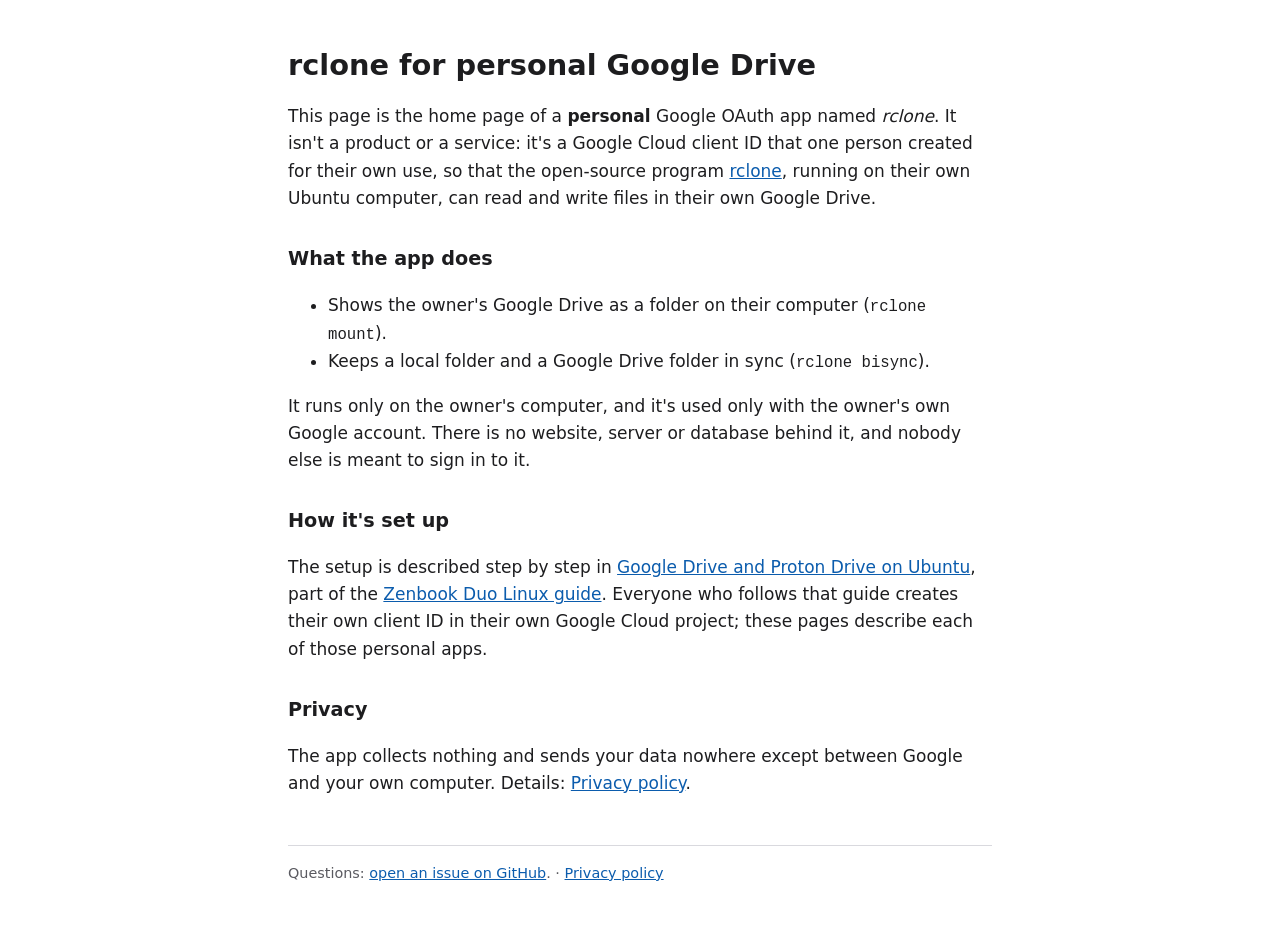
<file: docs/index.html>
<!doctype html>
<html lang="en">
<head>
  <meta charset="utf-8">
  <meta name="viewport" content="width=device-width, initial-scale=1">
  <title>rclone for personal Google Drive</title>
  <meta name="description"
        content="Home page of a personal rclone setup that gives one person's
                 Ubuntu computer access to their own Google Drive.">
  <link rel="stylesheet" href="style.css">
</head>
<body>
<main>
  <h1>rclone for personal Google Drive</h1>

  <p>
    This page is the home page of a <strong>personal</strong> Google OAuth
    app named <em>rclone</em>. It isn't a product or a service: it's a
    Google Cloud client ID that one person created for their own use, so
    that the open-source program
    <a href="https://rclone.org">rclone</a>, running on their own Ubuntu
    computer, can read and write files in their own Google Drive.
  </p>

  <h2>What the app does</h2>
  <ul>
    <li>Shows the owner's Google Drive as a folder on their computer
        (<code>rclone mount</code>).</li>
    <li>Keeps a local folder and a Google Drive folder in sync
        (<code>rclone bisync</code>).</li>
  </ul>
  <p>
    It runs only on the owner's computer, and it's used only with the
    owner's own Google account. There is no website, server or database
    behind it, and nobody else is meant to sign in to it.
  </p>

  <h2>How it's set up</h2>
  <p>
    The setup is described step by step in
    <a href="https://github.com/Toldry/zenbook-duo-linux-guide/blob/main/CLOUD-STORAGE.md">Google
    Drive and Proton Drive on Ubuntu</a>, part of the
    <a href="https://github.com/Toldry/zenbook-duo-linux-guide">Zenbook Duo
    Linux guide</a>. Everyone who follows that guide creates their own
    client ID in their own Google Cloud project; these pages describe each
    of those personal apps.
  </p>

  <h2>Privacy</h2>
  <p>
    The app collects nothing and sends your data nowhere except between
    Google and your own computer. Details:
    <a href="privacy.html">Privacy policy</a>.
  </p>

  <footer>
    Questions:
    <a href="https://github.com/Toldry/zenbook-duo-linux-guide/issues">open
    an issue on GitHub</a>.
    · <a href="privacy.html">Privacy policy</a>
  </footer>
</main>
</body>
</html>
</file>
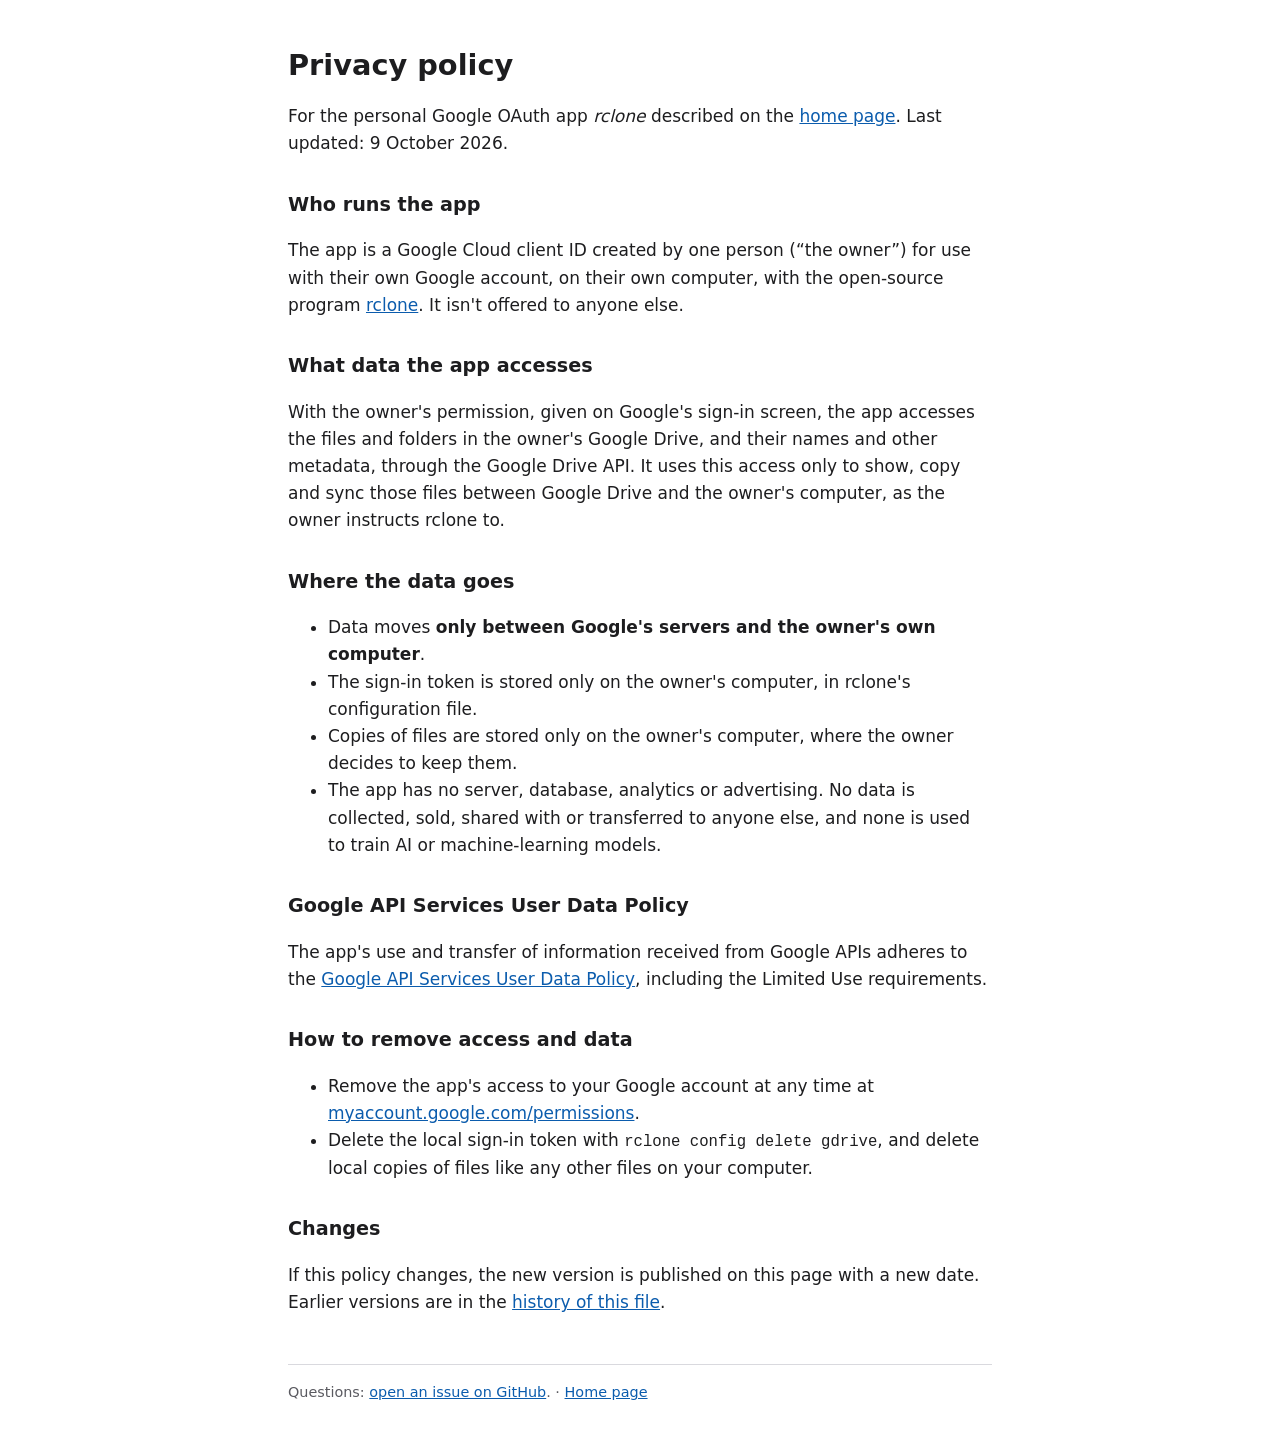
<file: docs/privacy.html>
<!doctype html>
<html lang="en">
<head>
  <meta charset="utf-8">
  <meta name="viewport" content="width=device-width, initial-scale=1">
  <title>rclone privacy policy</title>
  <meta name="description"
        content="Privacy policy of a personal rclone setup for Google Drive.">
  <link rel="stylesheet" href="style.css">
</head>
<body>
<main>
  <h1>Privacy policy</h1>
  <p>
    For the personal Google OAuth app <em>rclone</em> described on the
    <a href="index.html">home page</a>. Last updated: 9 October 2026.
  </p>

  <h2>Who runs the app</h2>
  <p>
    The app is a Google Cloud client ID created by one person (“the
    owner”) for use with their own Google account, on their own computer,
    with the open-source program <a href="https://rclone.org">rclone</a>.
    It isn't offered to anyone else.
  </p>

  <h2>What data the app accesses</h2>
  <p>
    With the owner's permission, given on Google's sign-in screen, the app
    accesses the files and folders in the owner's Google Drive, and their
    names and other metadata, through the Google Drive API. It uses this
    access only to show, copy and sync those files between Google Drive
    and the owner's computer, as the owner instructs rclone to.
  </p>

  <h2>Where the data goes</h2>
  <ul>
    <li>Data moves <strong>only between Google's servers and the owner's
        own computer</strong>.</li>
    <li>The sign-in token is stored only on the owner's computer, in
        rclone's configuration file.</li>
    <li>Copies of files are stored only on the owner's computer, where the
        owner decides to keep them.</li>
    <li>The app has no server, database, analytics or advertising. No
        data is collected, sold, shared with or transferred to anyone
        else, and none is used to train AI or machine-learning
        models.</li>
  </ul>

  <h2>Google API Services User Data Policy</h2>
  <p>
    The app's use and transfer of information received from Google APIs
    adheres to the
    <a href="https://developers.google.com/terms/api-services-user-data-policy">Google
    API Services User Data Policy</a>, including the Limited Use
    requirements.
  </p>

  <h2>How to remove access and data</h2>
  <ul>
    <li>Remove the app's access to your Google account at any time at
        <a href="https://myaccount.google.com/permissions">myaccount.google.com/permissions</a>.</li>
    <li>Delete the local sign-in token with
        <code>rclone config delete gdrive</code>, and delete local copies
        of files like any other files on your computer.</li>
  </ul>

  <h2>Changes</h2>
  <p>
    If this policy changes, the new version is published on this page
    with a new date. Earlier versions are in the
    <a href="https://github.com/Toldry/zenbook-duo-linux-guide/commits/main/docs/privacy.html">history
    of this file</a>.
  </p>

  <footer>
    Questions:
    <a href="https://github.com/Toldry/zenbook-duo-linux-guide/issues">open
    an issue on GitHub</a>.
    · <a href="index.html">Home page</a>
  </footer>
</main>
</body>
</html>
</file>
<file: docs/style.css>
:root {
  --text: #1d1d1f;
  --muted: #5a5a60;
  --background: #ffffff;
  --accent: #0b5cad;
  --border: #d9d9de;
}

@media (prefers-color-scheme: dark) {
  :root {
    --text: #ececf1;
    --muted: #a8a8b3;
    --background: #16161a;
    --accent: #7ab4f5;
    --border: #3a3a42;
  }
}

body {
  margin: 0;
  padding: 0 16px;
  background: var(--background);
  color: var(--text);
  font: 17px/1.6 system-ui, -apple-system, "Segoe UI", Ubuntu, sans-serif;
}

main {
  max-width: 44rem;
  margin: 3rem auto;
}

h1 {
  font-size: 1.8rem;
  line-height: 1.25;
}

h2 {
  margin-top: 2rem;
  font-size: 1.2rem;
}

a {
  color: var(--accent);
}

code {
  font-size: 0.92em;
}

footer {
  margin-top: 3rem;
  padding-top: 1rem;
  border-top: 1px solid var(--border);
  color: var(--muted);
  font-size: 0.9rem;
}
</file>
